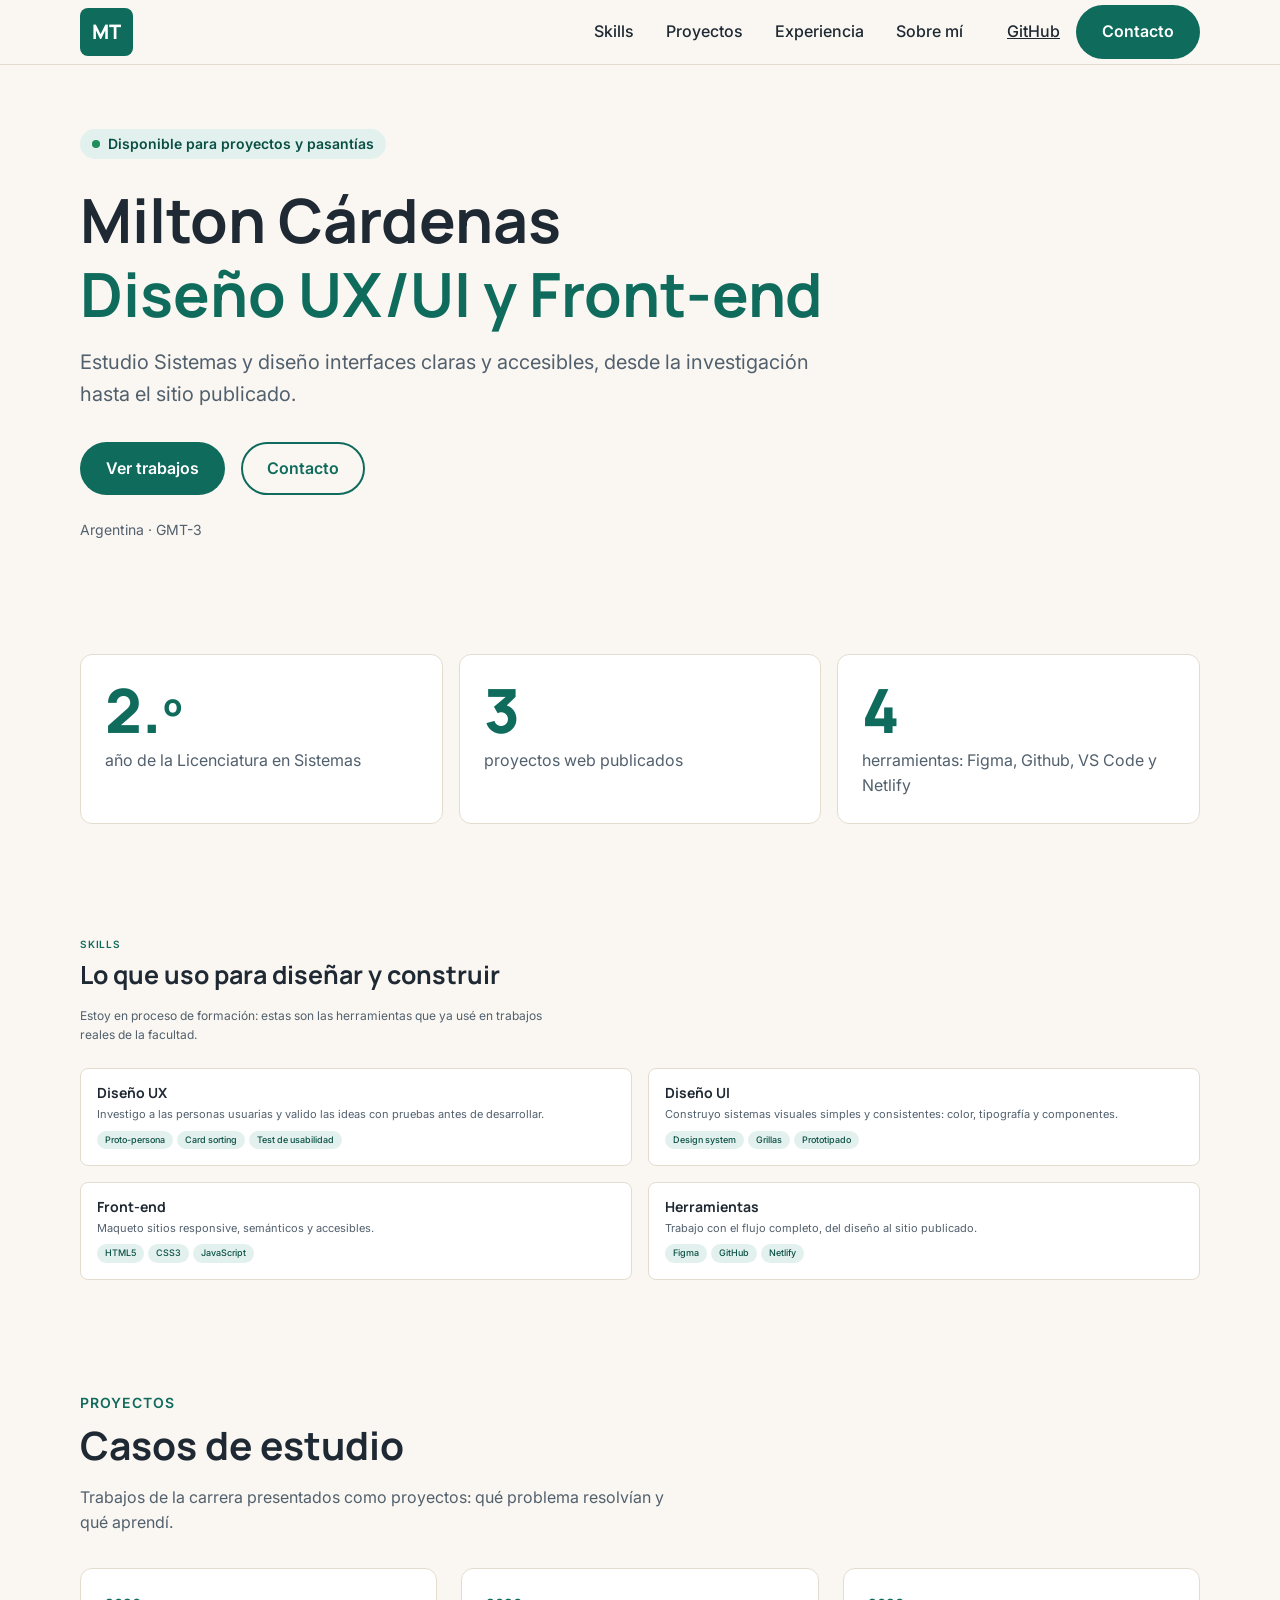
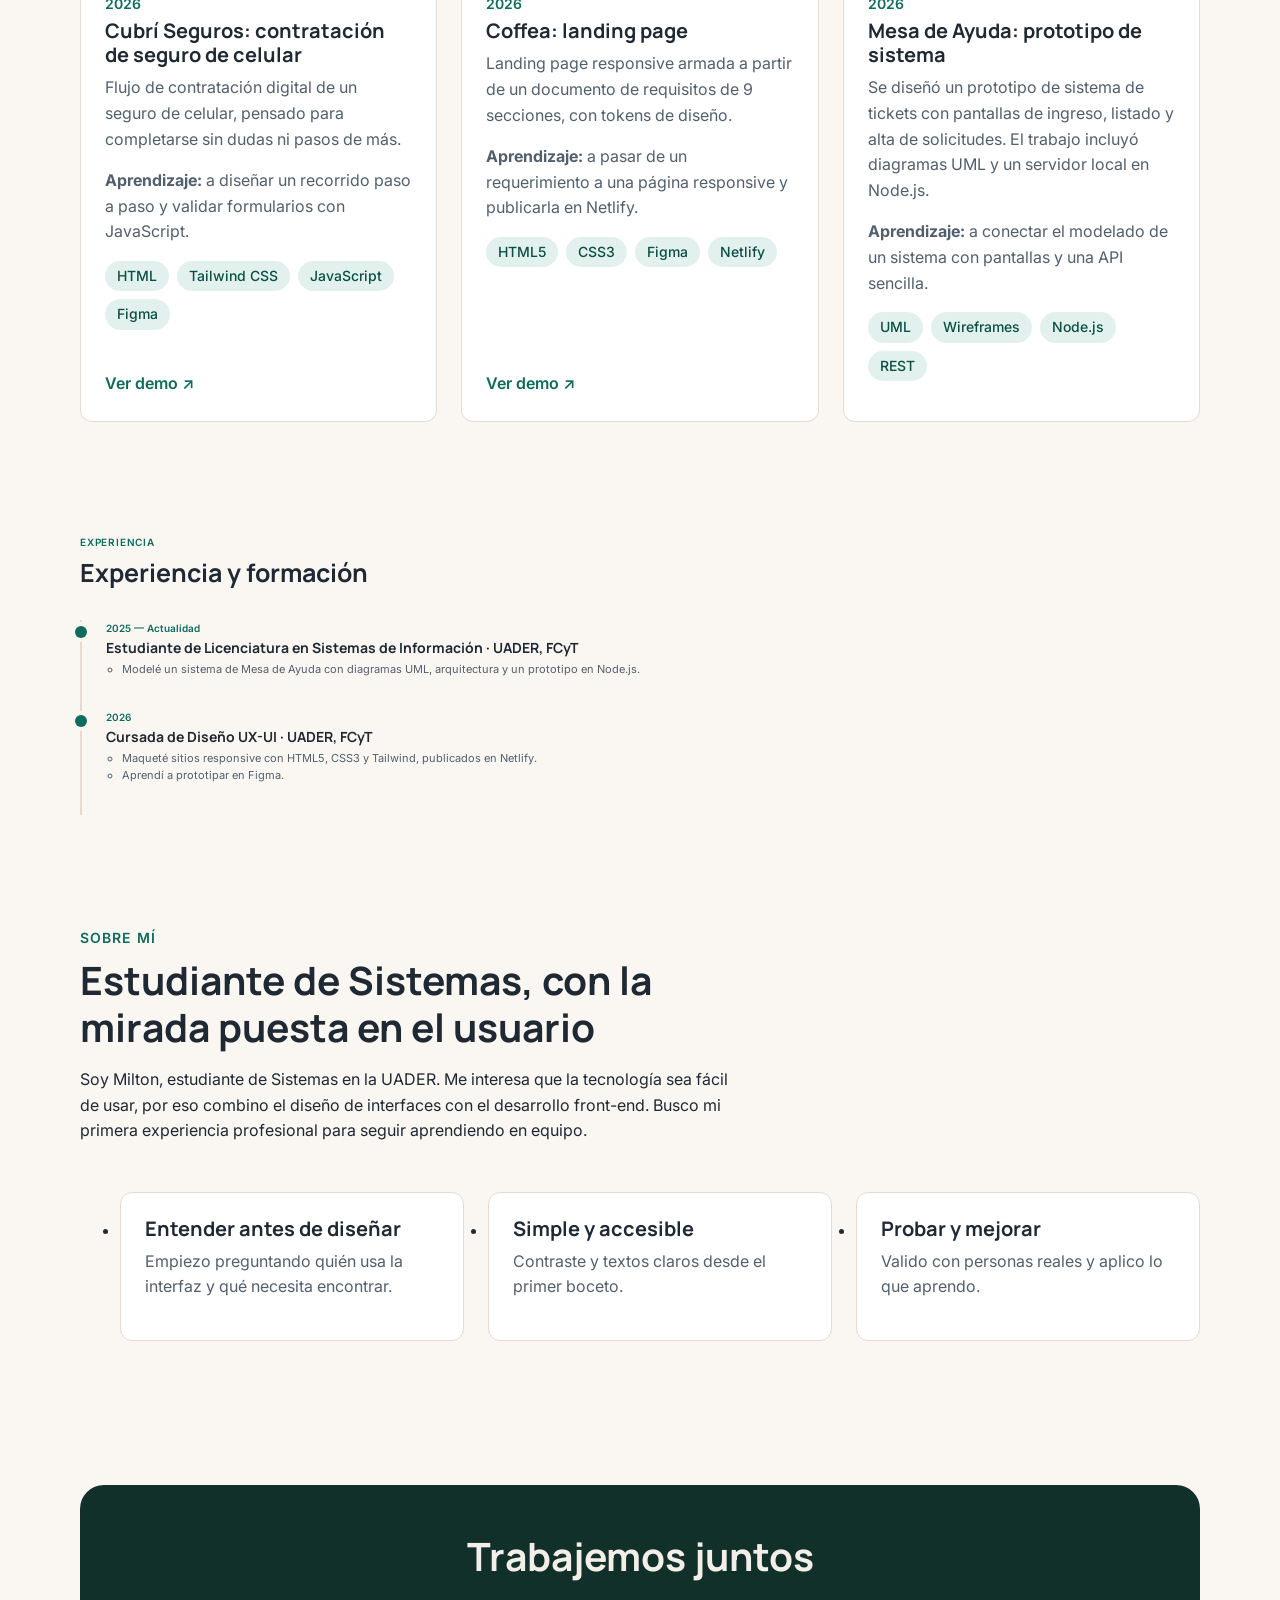
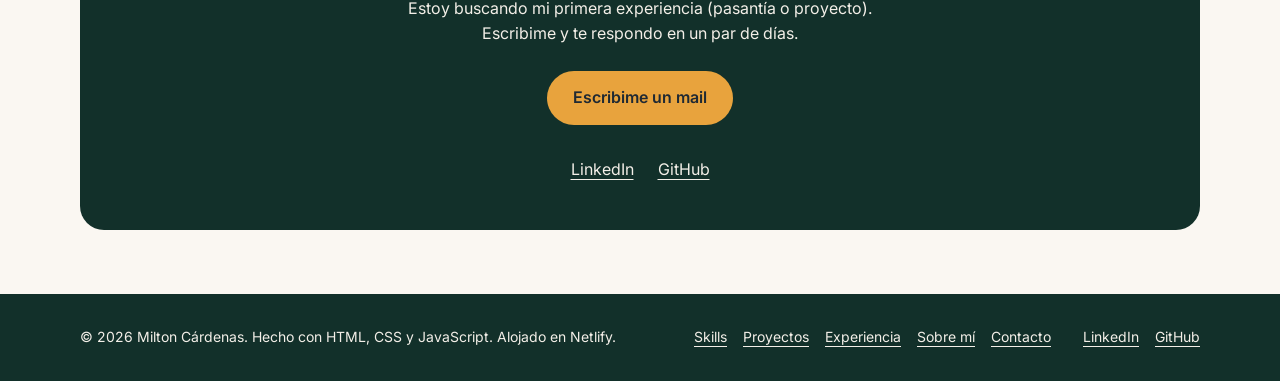
<file: index.html>
<!DOCTYPE html>
<html lang="es">
<head>
  <meta charset="utf-8">
  <meta name="viewport" content="width=device-width, initial-scale=1">
  <title>Milton Cárdenas — Portfolio UX/UI y Front-end</title>
  <meta name="description" content="Portfolio de Milton Cárdenas, estudiante de Sistemas en la UADER. Trabajo Practico Final.">
  <meta name="theme-color" content="#0F6B5C">

  <meta property="og:type" content="website">
  <meta property="og:title" content="Milton Cárdenas — Portfolio UX/UI y Front-end">
  <meta property="og:description" content="Trabajo Practico Final.">
  <meta property="og:image" content="InicioDiseño.png">
  <meta property="og:url" content="https://portfoliouxuitpfinal.netlify.app/">

  <link rel="icon" href="favicon.svg" type="image/svg+xml">
  <link rel="preconnect" href="https://fonts.googleapis.com">
  <link rel="preconnect" href="https://fonts.gstatic.com" crossorigin>
  <link href="https://fonts.googleapis.com/css2?family=Inter:wght@400;500;600&family=Manrope:wght@700;800&display=swap" rel="stylesheet">
  <link rel="stylesheet" href="assets/css/styles.css">
  <script src="assets/js/main.js" defer></script>
</head>
<body>
  <a class="skip-link" href="#main">Saltar al contenido</a>

<header class="site-header">
  <div class="container header-inner">
    <a class="logo" href="#top" aria-label="Milton Cárdenas, ir al inicio">MT</a>

    <button class="menu-toggle" type="button" aria-expanded="false" aria-controls="site-nav" aria-label="Menú">
      <span class="menu-toggle__bar" aria-hidden="true"></span>
    </button>

    <nav id="site-nav" class="site-nav" aria-label="Principal">
      <ul class="site-nav__list">
        <li><a href="#skills">Skills</a></li>
        <li><a href="#projects">Proyectos</a></li>
        <li><a href="#experience">Experiencia</a></li>
        <li><a href="#about">Sobre mí</a></li>
      </ul>
      <div class="site-nav__actions">
        <a class="link-github" href="https://github.com/CardenasMilton" target="_blank" rel="noopener noreferrer">GitHub</a>
        <a class="btn btn--primary" href="#contact">Contacto</a>
      </div>
    </nav>
  </div>
</header>

  <main id="main">
  
  </main>
<section id="top" class="hero" aria-labelledby="hero-title">
  <div class="container">
    <p class="badge"><span class="badge__dot" aria-hidden="true"></span>Disponible para proyectos y pasantías</p>
    <h1 id="hero-title">Milton Cárdenas <span class="hero__role">Diseño UX/UI y Front-end</span></h1>
    <p class="hero__lead">Estudio Sistemas y diseño interfaces claras y accesibles, desde la investigación hasta el sitio publicado.</p>
    <div class="hero__actions">
      <a class="btn btn--primary" href="#projects">Ver trabajos</a>
      <a class="btn btn--secondary" href="#contact">Contacto</a>
    </div>
    <p class="hero__meta">Argentina · GMT-3</p>
  </div>
</section>

<section id="metrics" class="section" aria-labelledby="metrics-title">
  <div class="container">
    <h2 id="metrics-title" class="visually-hidden">Highlights</h2>
    <ul class="metrics">
      <li class="metric"><span class="metric__value">2.º</span><span class="metric__label">año de la Licenciatura en Sistemas</span></li>
      <li class="metric"><span class="metric__value">3</span><span class="metric__label">proyectos web publicados</span></li>
      <li class="metric"><span class="metric__value">4</span><span class="metric__label">herramientas: Figma, Github, VS Code y Netlify</span></li>
    </ul>
  </div>
</section>
<section id="skills" class="section" aria-labelledby="skills-title">
  <div class="container">
    <p class="eyebrow">Skills</p>
    <h2 id="skills-title">Lo que uso para diseñar y construir</h2>
    <p class="section__intro">Estoy en proceso de formación: estas son las herramientas que ya usé en trabajos reales de la facultad.</p>

    <div class="grid grid--skills">
      <article class="card">
        <h3>Diseño UX</h3>
        <p>Investigo a las personas usuarias y valido las ideas con pruebas antes de desarrollar.</p>
        <ul class="chips" aria-label="Herramientas de Diseño UX">
          <li>Proto-persona</li><li>Card sorting</li><li>Test de usabilidad</li>
        </ul>
      </article>
      <article class="card">
        <h3>Diseño UI</h3>
        <p>Construyo sistemas visuales simples y consistentes: color, tipografía y componentes.</p>
        <ul class="chips" aria-label="Herramientas de Diseño UI">
          <li>Design system</li><li>Grillas</li><li>Prototipado</li>
        </ul>
      </article>
      <article class="card">
        <h3>Front-end</h3>
        <p>Maqueto sitios responsive, semánticos y accesibles.</p>
        <ul class="chips" aria-label="Herramientas de Front-end">
          <li>HTML5</li><li>CSS3</li><li>JavaScript</li>
        </ul>
      </article>
      <article class="card">
        <h3>Herramientas</h3>
        <p>Trabajo con el flujo completo, del diseño al sitio publicado.</p>
        <ul class="chips" aria-label="Herramientas generales">
          <li>Figma</li><li>GitHub</li><li>Netlify</li>
        </ul>
      </article>
    </div>
  </div>
</section>
<section id="projects" class="section" aria-labelledby="projects-title">
  <div class="container">
    <p class="eyebrow">Proyectos</p>
    <h2 id="projects-title">Casos de estudio</h2>
    <p class="section__intro">Trabajos de la carrera presentados como proyectos: qué problema resolvían y qué aprendí.</p>

    <div class="grid grid--projects">

      <article class="card project">
        <div class="project__body">
          <p class="project__year">2026</p>
          <h3><a class="project__link" href="https://tpdiseno5.netlify.app/" target="_blank" rel="noopener noreferrer">Cubrí Seguros: contratación de seguro de celular<span class="visually-hidden"> (se abre en una pestaña nueva)</span></a></h3>
          <p>Flujo de contratación digital de un seguro de celular, pensado para completarse sin dudas ni pasos de más.</p>
          <p><strong>Aprendizaje:</strong> a diseñar un recorrido paso a paso y validar formularios con JavaScript.</p>
          <ul class="chips" aria-label="Herramientas usadas">
            <li>HTML</li><li>Tailwind CSS</li><li>JavaScript</li><li>Figma</li>
          </ul>
          <p class="project__cta" aria-hidden="true">Ver demo ↗</p>
        </div>
      </article>

      <article class="card project">
        <div class="project__body">
          <p class="project__year">2026</p>
          <h3><a class="project__link" href="https://tpdiseno.netlify.app/" target="_blank" rel="noopener noreferrer">Coffea: landing page<span class="visually-hidden"> (se abre en una pestaña nueva)</span></a></h3>
          <p>Landing page responsive armada a partir de un documento de requisitos de 9 secciones, con tokens de diseño.</p>
          <p><strong>Aprendizaje:</strong> a pasar de un requerimiento a una página responsive y publicarla en Netlify.</p>
          <ul class="chips" aria-label="Herramientas usadas">
            <li>HTML5</li><li>CSS3</li><li>Figma</li><li>Netlify</li>
          </ul>
          <p class="project__cta" aria-hidden="true">Ver demo ↗</p>
        </div>
      </article>

      <article class="card project">
        <div class="project__body">
          <p class="project__year">2026</p>
          <h3>Mesa de Ayuda: prototipo de sistema</h3>
          <p>Se diseñó un prototipo de sistema de tickets con pantallas de ingreso, listado y alta de solicitudes. El trabajo incluyó diagramas UML y un servidor local en Node.js.</p>
          <p><strong>Aprendizaje:</strong> a conectar el modelado de un sistema con pantallas y una API sencilla.</p>
          <ul class="chips" aria-label="Herramientas usadas">
            <li>UML</li><li>Wireframes</li><li>Node.js</li><li>REST</li>
          </ul>
        </div>
      </article>

    </div>
<dialog id="case-cubri" class="dialog" aria-labelledby="case-cubri-title">
  <div class="dialog__inner">
    <button class="dialog__close" type="button" data-close aria-label="Cerrar caso de estudio">×</button>
    <p class="eyebrow">Caso de estudio · 2026</p>
    <h3 id="case-cubri-title">Cubrí Seguros</h3>

    <h4>Problema</h4>
    <p>Contratar un seguro online suele sentirse largo y confuso: muchos datos, términos técnicos y poca claridad sobre qué se está pagando.</p>

    <h4>Proceso</h4>
    <p>Definí el recorrido de contratación en pasos cortos, dibujé las pantallas en Figma y fui revisando el resultado contra el enunciado del trabajo.</p>

    <h4>Solución</h4>
    <p>Un checkout para contratar el seguro de un celular, maquetado con HTML, Tailwind CSS y JavaScript, con validaciones en los formularios.</p>

    <h4>Resultado</h4>
    <p>Un flujo completo publicado en Netlify. Aprendí a pensar cada paso desde la persona usuaria y a validar datos con JavaScript.</p>
  </div>
</dialog>
  </div>
</section>
  <section id="experience" class="section" aria-labelledby="experience-title">
      <div class="container">
        <p class="eyebrow">Experiencia</p>
        <h2 id="experience-title">Experiencia y formación</h2>

        <!-- CAMBIAR: períodos y logros según tu realidad -->
        <ol class="timeline">
          <li class="timeline__item">
            <p class="timeline__period">2025 — Actualidad</p>
            <h3>Estudiante de Licenciatura en Sistemas de Información · UADER, FCyT</h3>
            <ul>
              <li>Modelé un sistema de Mesa de Ayuda con diagramas UML, arquitectura y un prototipo en Node.js.</li>
            </ul>
          </li>
          <li class="timeline__item">
            <p class="timeline__period">2026</p>
            <h3>Cursada de Diseño UX-UI · UADER, FCyT</h3>
            <ul>
              <li>Maqueté sitios responsive con HTML5, CSS3 y Tailwind, publicados en Netlify.</li>
              <li>Aprendí a prototipar en Figma.</li>
            </ul>
          </li>
        </ol>
      </div>
    </section>

    <section id="about" class="section" aria-labelledby="about-title">
      <div class="container">
        <div class="about">
          <div>
            <p class="eyebrow">Sobre mí</p>
            <h2 id="about-title">Estudiante de Sistemas, con la mirada puesta en el usuario</h2>
            <p>Soy Milton, estudiante de Sistemas en la UADER. Me interesa que la tecnología sea fácil de usar, por eso combino el diseño de interfaces con el desarrollo front-end. Busco mi primera experiencia profesional para seguir aprendiendo en equipo.</p>
          </div>
        </div>

        <ul class="grid grid--principles">
          <li class="card"><h3>Entender antes de diseñar</h3><p>Empiezo preguntando quién usa la interfaz y qué necesita encontrar.</p></li>
          <li class="card"><h3>Simple y accesible</h3><p>Contraste y textos claros desde el primer boceto.</p></li>
          <li class="card"><h3>Probar y mejorar</h3><p>Valido con personas reales y aplico lo que aprendo.</p></li>
        </ul>
      </div>
    </section>

    <section id="contact" class="section" aria-labelledby="contact-title">
      <div class="container">
        <div class="contact">
          <h2 id="contact-title">Trabajemos juntos</h2>
          <p>Estoy buscando mi primera experiencia (pasantía o proyecto). Escribime y te respondo en un par de días.</p>
          <a class="btn btn--accent" href="mailto:miltonnahuel01@gmail.com">Escribime un mail</a>
          <ul class="contact__links">
            <li><a href="https://www.linkedin.com/in/milton-c%C3%A1rdenas-7946a944a/" target="_blank" rel="noopener noreferrer">LinkedIn</a></li>
            <li><a href="https://github.com/CardenasMilton" target="_blank" rel="noopener noreferrer">GitHub</a></li>
          </ul>
        </div>
      </div>
    </section>
  </main>
  <footer class="site-footer">
    <div class="container footer-inner">
      <p>© 2026 Milton Cárdenas. Hecho con HTML, CSS y JavaScript. Alojado en Netlify.</p>
      <nav aria-label="Pie de página">
        <ul class="footer-list">
          <li><a href="#skills">Skills</a></li>
          <li><a href="#projects">Proyectos</a></li>
          <li><a href="#experience">Experiencia</a></li>
          <li><a href="#about">Sobre mí</a></li>
          <li><a href="#contact">Contacto</a></li>
        </ul>
      </nav>
      <ul class="footer-list">
        <li><a href="https://www.linkedin.com/in/milton-c%C3%A1rdenas-7946a944a/" target="_blank" rel="noopener noreferrer">LinkedIn</a></li>
        <li><a href="https://github.com/CardenasMilton" target="_blank" rel="noopener noreferrer">GitHub</a></li>
      </ul>
    </div>
  </footer>
</body>
</html>
</file>
<file: assets/css/styles.css>
:root {
  --color-bg: #FAF7F2;
  --color-surface: #FFFFFF;
  --color-text: #1F2933;
  --color-muted: #52606D;
  --color-primary: #0F6B5C;
  --color-primary-hover: #0A4F44;
  --color-primary-soft: #E3F1EE;
  --color-accent: #E8A33D;
  --color-border: #E4DCCF;
  --color-dark: #12302A;
  --color-on-dark: #F3EFE8;
  --color-success: #1E8E5A;

  --font-heading: "Manrope", system-ui, sans-serif;
  --font-body: "Inter", system-ui, sans-serif;

  --text-sm: 0.875rem;
  --text-base: 1rem;
  --text-lg: 1.25rem;
  --text-xl: 1.5625rem;
  --text-2xl: clamp(1.75rem, 1.4rem + 1.5vw, 2.4375rem);
  --text-3xl: clamp(2.25rem, 1.6rem + 3vw, 3.8125rem);

  --space-1: 4px;  --space-2: 8px;   --space-3: 12px; --space-4: 16px;
  --space-6: 24px; --space-8: 32px;  --space-12: 48px; --space-16: 64px;

  --radius: 12px;
  --header-h: 64px;
  --container: 1120px;
}

/* ===== BASE ===== */
*, *::before, *::after { box-sizing: border-box; }
html { scroll-behavior: smooth; }
body {
  margin: 0;
  font-family: var(--font-body);
  font-size: var(--text-base);
  line-height: 1.6;
  color: var(--color-text);
  background: var(--color-bg);
}
img { display: block; max-width: 100%; height: auto; }
h1, h2, h3, h4 { font-family: var(--font-heading); line-height: 1.2; }
a { color: var(--color-primary); }
a:hover { text-decoration-thickness: 2px; }
section[id] { scroll-margin-top: calc(var(--header-h) + var(--space-4)); }

:focus-visible { outline: 3px solid var(--color-primary); outline-offset: 3px; border-radius: 4px; }

.container { width: min(100% - 2rem, var(--container)); margin-inline: auto; }
.section { padding-block: var(--space-16); }
.section h2 { font-size: var(--text-2xl); margin: 0 0 var(--space-4); }
.section__intro { max-width: 60ch; margin: 0; color: var(--color-muted); }
.eyebrow {
  margin: 0 0 var(--space-2);
  font-size: var(--text-sm); font-weight: 600;
  letter-spacing: 0.08em; text-transform: uppercase;
  color: var(--color-primary);
}
#skills.section, #experience.section { padding-block: var(--space-12); }
#skills h2, #experience h2 { font-size: var(--text-xl); }
#skills .eyebrow, #experience .eyebrow { font-size: 0.625rem; }
#skills .section__intro { font-size: 0.75rem; }
.visually-hidden {
  position: absolute; width: 1px; height: 1px; margin: -1px; padding: 0;
  overflow: hidden; clip: rect(0 0 0 0); white-space: nowrap; border: 0;
}
.skip-link {
  position: absolute; left: var(--space-4); top: -100px; z-index: 100;
  padding: var(--space-2) var(--space-4);
  background: var(--color-primary); color: #fff; border-radius: 8px;
}
.skip-link:focus { top: var(--space-2); }.skip-link:focus { top: var(--space-2); }

/* ===== BOTONES ===== */
.btn {
  display: inline-flex; align-items: center; justify-content: center;
  min-height: 44px; padding: var(--space-3) var(--space-6);
  border: 2px solid transparent; border-radius: 999px;
  font-weight: 600; text-decoration: none; cursor: pointer;
  transition: background-color 0.2s, transform 0.2s;
}
.btn:active { transform: translateY(1px); }
.btn--primary { background: var(--color-primary); color: #fff; }
.btn--primary:hover { background: var(--color-primary-hover); }
.btn--secondary { background: transparent; color: var(--color-primary); border-color: var(--color-primary); }
.btn--secondary:hover { background: var(--color-primary-soft); }
.btn--accent { background: var(--color-accent); color: var(--color-text); }
.btn--accent:hover { background: #F0B556; }

/* ===== HEADER ===== */
.site-header {
  position: sticky; top: 0; z-index: 50;
  background: rgba(250, 247, 242, 0.96);
  border-bottom: 1px solid var(--color-border);
}
.header-inner { display: flex; align-items: center; justify-content: space-between; min-height: var(--header-h); }
.logo {
  padding: var(--space-2) var(--space-3);
  font-family: var(--font-heading); font-weight: 800; font-size: var(--text-lg);
  color: #fff; background: var(--color-primary); border-radius: 8px; text-decoration: none;
}
.logo:hover { background: var(--color-primary-hover); }

.menu-toggle {
  display: inline-flex; align-items: center; justify-content: center;
  width: 44px; height: 44px; cursor: pointer;
  background: transparent; border: 1px solid var(--color-border); border-radius: 8px;
}
.menu-toggle:hover { background: var(--color-primary-soft); }
.menu-toggle__bar, .menu-toggle__bar::before, .menu-toggle__bar::after {
  display: block; width: 20px; height: 2px; border-radius: 2px;
  background: var(--color-text); transition: transform 0.2s, background-color 0.2s;
}
.menu-toggle__bar { position: relative; }
.menu-toggle__bar::before, .menu-toggle__bar::after { content: ""; position: absolute; left: 0; }
.menu-toggle__bar::before { top: -6px; }
.menu-toggle__bar::after { top: 6px; }
.menu-toggle[aria-expanded="true"] .menu-toggle__bar { background: transparent; }
.menu-toggle[aria-expanded="true"] .menu-toggle__bar::before { transform: translateY(6px) rotate(45deg); }
.menu-toggle[aria-expanded="true"] .menu-toggle__bar::after { transform: translateY(-6px) rotate(-45deg); }

/* Menú mobile: panel desplegable */
.site-nav {
  display: none; position: absolute; top: 100%; left: 0; right: 0;
  padding: var(--space-4) var(--space-4) var(--space-6);
  background: var(--color-surface); border-bottom: 1px solid var(--color-border);
}
.site-nav.is-open { display: block; }
.site-nav__list { display: grid; gap: var(--space-1); margin: 0; padding: 0; list-style: none; }
.site-nav__list a {
  display: block; padding: var(--space-3); border-radius: 8px;
  color: var(--color-text); font-weight: 500; text-decoration: none;
}
.site-nav__list a:hover { background: var(--color-primary-soft); color: var(--color-primary-hover); }
.site-nav__actions { display: flex; align-items: center; gap: var(--space-4); margin-top: var(--space-4); }
.link-github { color: var(--color-text); font-weight: 500; }

/* Menú desktop */
@media (min-width: 1024px) {
  .menu-toggle { display: none; }
  .site-nav, .site-nav.is-open {
    position: static; display: flex; align-items: center; gap: var(--space-8);
    padding: 0; background: transparent; border: 0;
  }
  .site-nav__list { display: flex; gap: var(--space-2); }
  .site-nav__actions { margin-top: 0; }
}

/* ===== HERO ===== */
.hero { padding-block: var(--space-16) var(--space-12); }
.badge {
  display: inline-flex; align-items: center; gap: var(--space-2);
  margin: 0 0 var(--space-6); padding: var(--space-1) var(--space-3);
  font-size: var(--text-sm); font-weight: 600;
  color: var(--color-primary-hover); background: var(--color-primary-soft); border-radius: 999px;
}
.badge__dot { width: 8px; height: 8px; border-radius: 50%; background: var(--color-success); }
.hero h1 { margin: 0 0 var(--space-4); font-size: var(--text-3xl); }
.hero__role { display: block; color: var(--color-primary); }
.hero__lead { max-width: 60ch; margin: 0 0 var(--space-8); font-size: var(--text-lg); color: var(--color-muted); }
.hero__actions { display: flex; flex-wrap: wrap; gap: var(--space-4); }
.hero__meta { margin: var(--space-6) 0 0; font-size: var(--text-sm); color: var(--color-muted); }

/* ===== MÉTRICAS ===== */
.metrics {
  display: grid; gap: var(--space-4); margin: 0; padding: 0; list-style: none;
  grid-template-columns: repeat(auto-fit, minmax(200px, 1fr));
}
.metric { padding: var(--space-6); background: var(--color-surface); border: 1px solid var(--color-border); border-radius: var(--radius); }
.metric__value { display: block; font-family: var(--font-heading); font-weight: 800; font-size: var(--text-3xl); line-height: 1; color: var(--color-primary); }
.metric__label { display: block; margin-top: var(--space-2); color: var(--color-muted); }.metric__label { display: block; margin-top: var(--space-2); color: var(--color-muted); }

/* ===== GRILLAS, TARJETAS Y CHIPS ===== */
.grid { display: grid; gap: var(--space-6); margin-top: var(--space-8); }
.grid--skills { gap: var(--space-4); margin-top: var(--space-6); }
.grid--skills .card { padding: var(--space-4); border-radius: 8px; }
.grid--skills .card h3 { margin-bottom: var(--space-1); font-size: var(--text-sm); }
.grid--skills .card p { margin-bottom: var(--space-2); font-size: 0.6875rem; line-height: 1.5; }
.card {
  padding: var(--space-6);
  background: var(--color-surface); border: 1px solid var(--color-border); border-radius: var(--radius);
}
.card h3 { margin: 0 0 var(--space-2); font-size: var(--text-lg); }
:where(.card) p { margin: 0 0 var(--space-4); color: var(--color-muted); }
.chips { display: flex; flex-wrap: wrap; gap: var(--space-2); margin: 0; padding: 0; list-style: none; }
.chips li {
  padding: var(--space-1) var(--space-3);
  font-size: var(--text-sm); font-weight: 500;
  color: var(--color-primary-hover); background: var(--color-primary-soft); border-radius: 999px;
}
.grid--skills .chips { gap: var(--space-1); }
.grid--skills .chips li { padding: 2px var(--space-2); font-size: 0.5625rem; }
@media (min-width: 768px) {
  .grid--skills { grid-template-columns: repeat(2, 1fr); }
}
/* ===== PROYECTOS ===== */
.project { position: relative; display: flex; flex-direction: column; padding: 0; overflow: hidden; transition: transform 0.2s, box-shadow 0.2s; }
.project:hover { transform: translateY(-4px); box-shadow: 0 12px 24px rgba(31, 41, 51, 0.12); }
.project:active { transform: translateY(-1px); }
.project__img { width: 100%; height: auto; aspect-ratio: 8 / 5; object-fit: cover; background: var(--color-primary-soft); }
.project__body { display: flex; flex-direction: column; flex: 1; padding: var(--space-6); }
.project__year { margin: 0 0 var(--space-1); font-size: var(--text-sm); font-weight: 600; color: var(--color-primary); }
.project .project__year { color: var(--color-primary); }
.project__body .chips { margin-bottom: var(--space-4); }
.project .project__cta { margin: auto 0 0; font-weight: 600; color: var(--color-primary); }

/* El título (link o botón) cubre toda la tarjeta para que sea clickeable */
.project__link {
  padding: 0; font: inherit; color: inherit; text-align: left; text-decoration: none;
  background: none; border: 0; cursor: pointer;
}
.project__link::after { content: ""; position: absolute; inset: 0; }
.project__link:focus-visible { outline: none; }
.project:has(.project__link:focus-visible) { outline: 3px solid var(--color-primary); outline-offset: 3px; }

@media (min-width: 768px) { .grid--projects { grid-template-columns: repeat(2, 1fr); } }
@media (min-width: 1280px) { .grid--projects { grid-template-columns: repeat(3, 1fr); } }

/* ===== MODAL DE CASO DE ESTUDIO ===== */
.dialog {
  width: min(92vw, 720px); max-height: 90vh; padding: 0;
  color: var(--color-text); background: var(--color-surface);
  border: 0; border-radius: var(--radius);
}
.dialog::backdrop { background: rgba(18, 48, 42, 0.6); }
.dialog__inner { position: relative; padding: var(--space-8) var(--space-6); }
.dialog h3 { margin: 0 0 var(--space-4); font-size: var(--text-xl); }
.dialog h4 { margin: var(--space-6) 0 var(--space-1); color: var(--color-primary); }
.dialog p { margin: 0; }
.dialog p.eyebrow { margin-bottom: var(--space-2); }
.dialog__close {
  position: absolute; top: var(--space-3); right: var(--space-3);
  width: 44px; height: 44px; font-size: 1.5rem; line-height: 1; cursor: pointer;
  background: var(--color-surface); border: 1px solid var(--color-border); border-radius: 50%;
}
.dialog__close:hover { background: var(--color-primary-soft); }
.dialog__close:active { transform: scale(0.96); }
body:has(dialog[open]) { overflow: hidden; }

/* ===== TIMELINE ===== */
.timeline { margin: var(--space-8) 0 0; padding: 0 0 0 var(--space-6); list-style: none; border-left: 2px solid var(--color-border); }
.timeline__item { position: relative; padding-bottom: var(--space-8); }
.timeline__item::before {
  content: ""; position: absolute; top: 6px; left: calc(-1 * var(--space-6) - 7px);
  width: 12px; height: 12px; border-radius: 50%;
  background: var(--color-primary); box-shadow: 0 0 0 4px var(--color-bg);
}
.timeline__period { margin: 0; font-size: 0.625rem; font-weight: 600; color: var(--color-primary); }
.timeline h3 { margin: var(--space-1) 0 var(--space-1); font-size: 0.875rem; }
.timeline ul { margin: 0; padding-left: var(--space-4); color: var(--color-muted); font-size: 0.6875rem; line-height: 1.5; }

/* ===== SOBRE MÍ ===== */
.about { display: grid; gap: var(--space-8); align-items: center; }
.about__figure { margin: 0; }
.about__figure img { width: 100%; max-width: 420px; border: 1px solid var(--color-border); border-radius: var(--radius); }
@media (min-width: 768px) { .grid--principles { grid-template-columns: repeat(3, 1fr); } }
@media (min-width: 1024px) { .about { grid-template-columns: 1.2fr 0.8fr; } }

/* ===== CONTACTO ===== */
.contact {
  padding: var(--space-12) var(--space-6); text-align: center;
  color: var(--color-on-dark); background: var(--color-dark); border-radius: calc(var(--radius) * 2);
}
.contact h2 { margin: 0 0 var(--space-4); }
.contact p { max-width: 52ch; margin: 0 auto var(--space-6); }
.contact__links { display: flex; flex-wrap: wrap; justify-content: center; gap: var(--space-6); margin: var(--space-8) 0 0; padding: 0; list-style: none; }
.contact a:not(.btn), .site-footer a { color: var(--color-on-dark); text-underline-offset: 4px; }
.contact :focus-visible, .site-footer :focus-visible { outline-color: var(--color-accent); }

/* ===== FOOTER ===== */
.site-footer { padding: var(--space-8) 0; font-size: var(--text-sm); color: var(--color-on-dark); background: var(--color-dark); }
.site-footer p { margin: 0; }
.footer-inner { display: grid; gap: var(--space-6); }
.footer-list { display: flex; flex-wrap: wrap; gap: var(--space-4); margin: 0; padding: 0; list-style: none; }
@media (min-width: 1024px) {
  .footer-inner { grid-template-columns: 1fr auto auto; align-items: center; gap: var(--space-8); }
}

/* ===== ACCESIBILIDAD: respetar reducción de movimiento ===== */
@media (prefers-reduced-motion: reduce) {
  html { scroll-behavior: auto; }
  *, *::before, *::after { transition-duration: 0.01ms !important; animation-duration: 0.01ms !important; }
  .project:hover { transform: none; }
}
</file>
